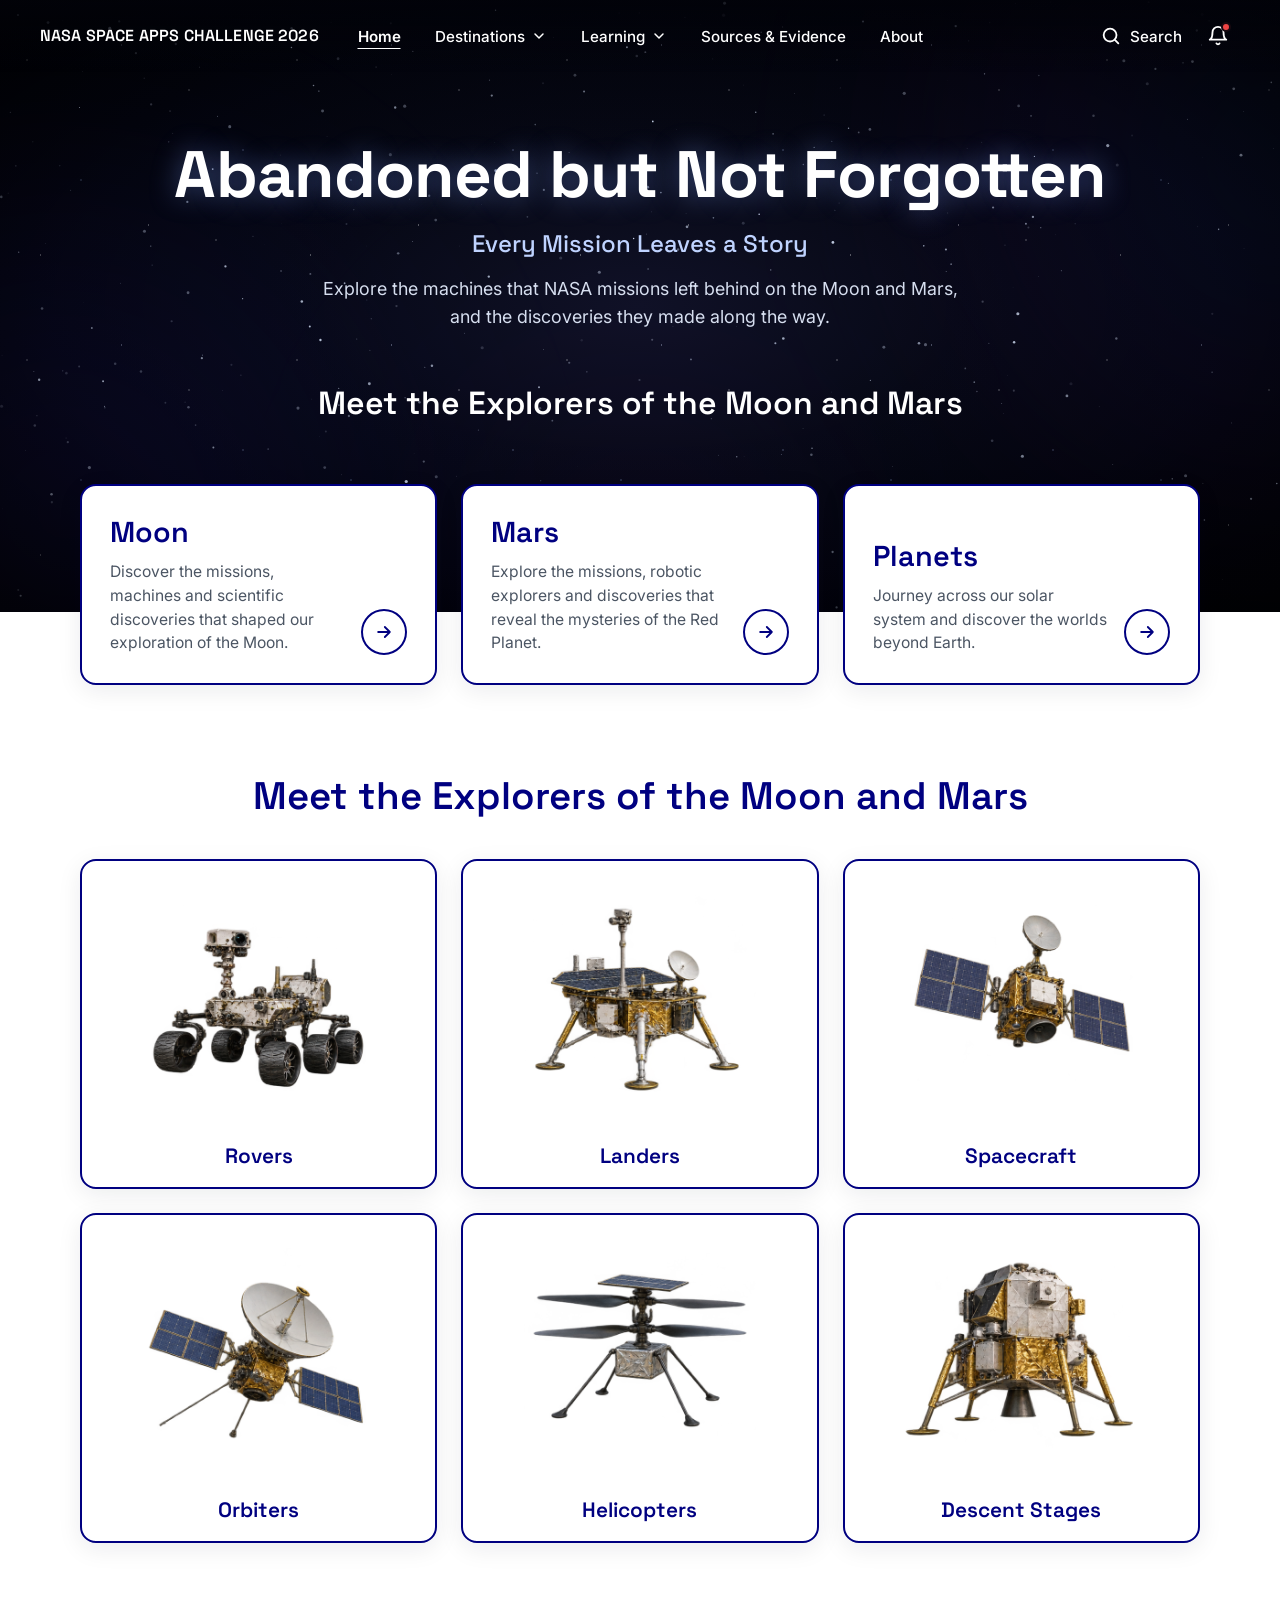
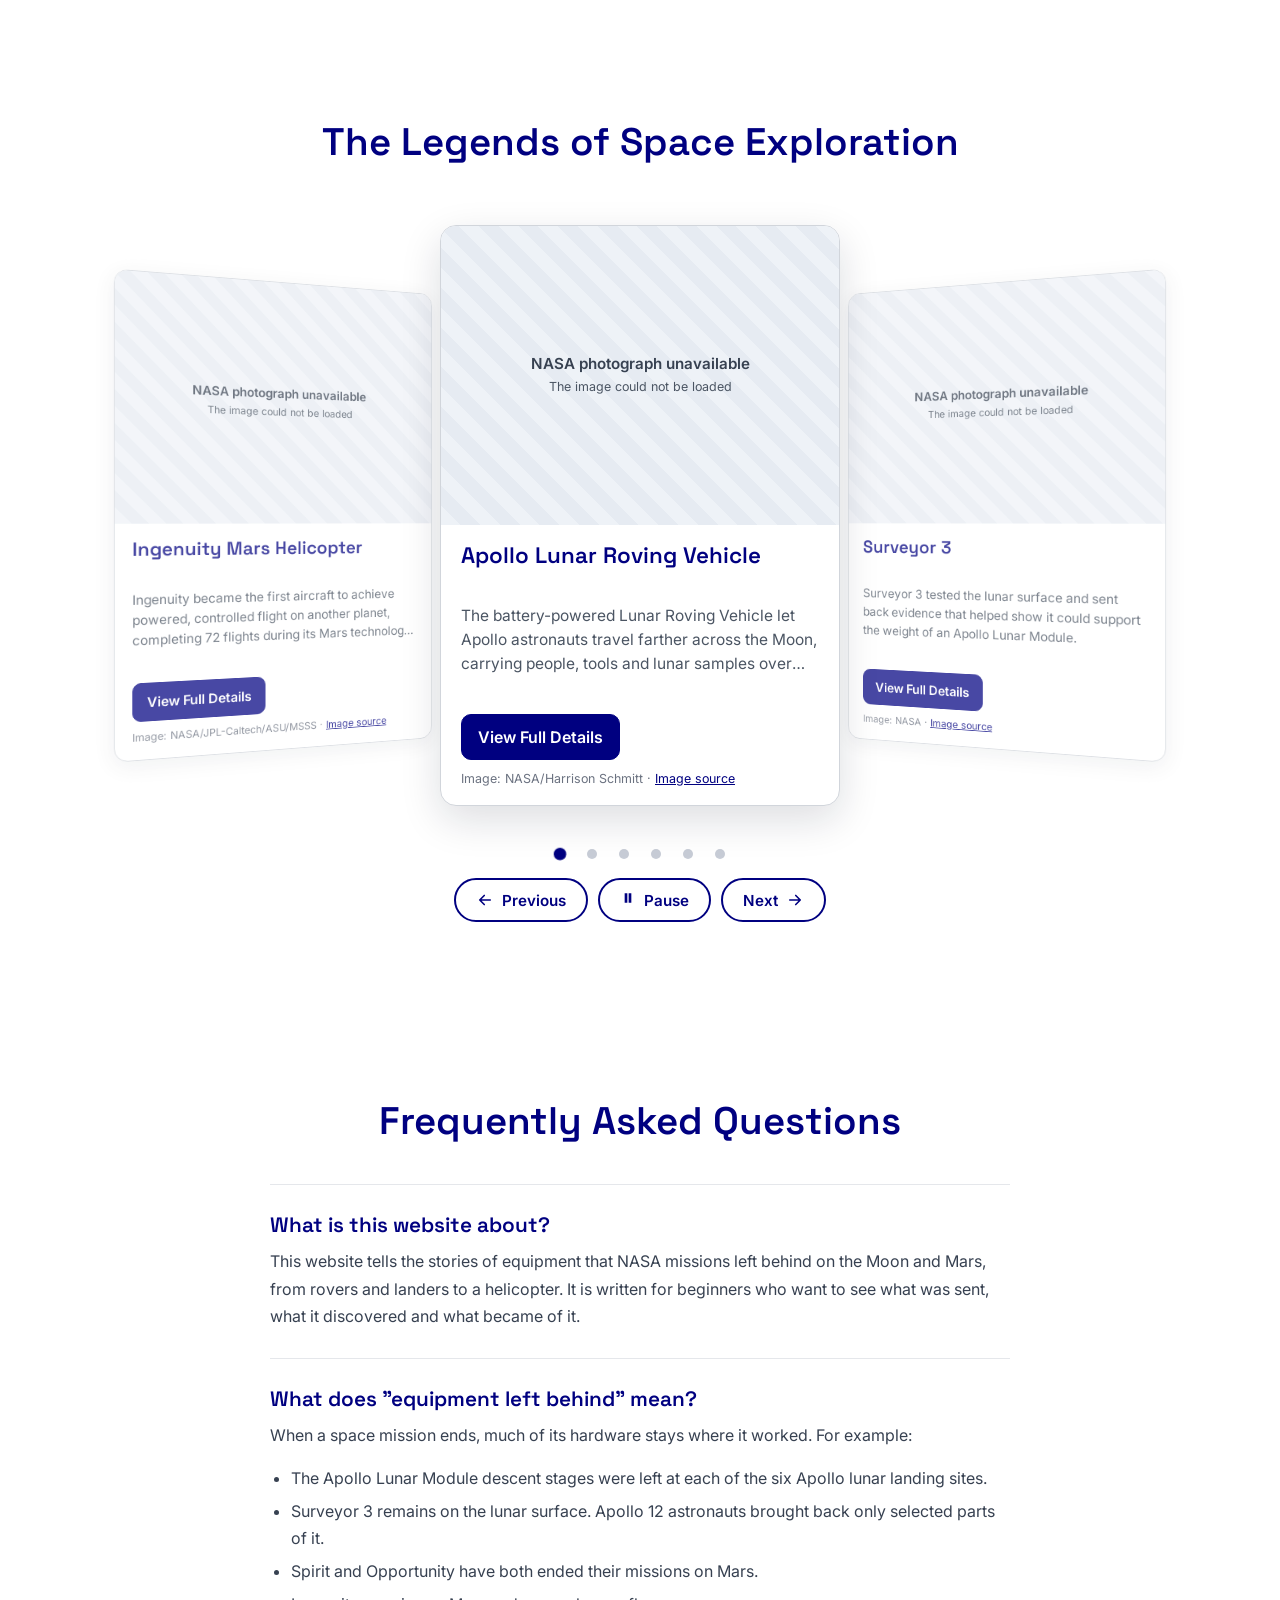
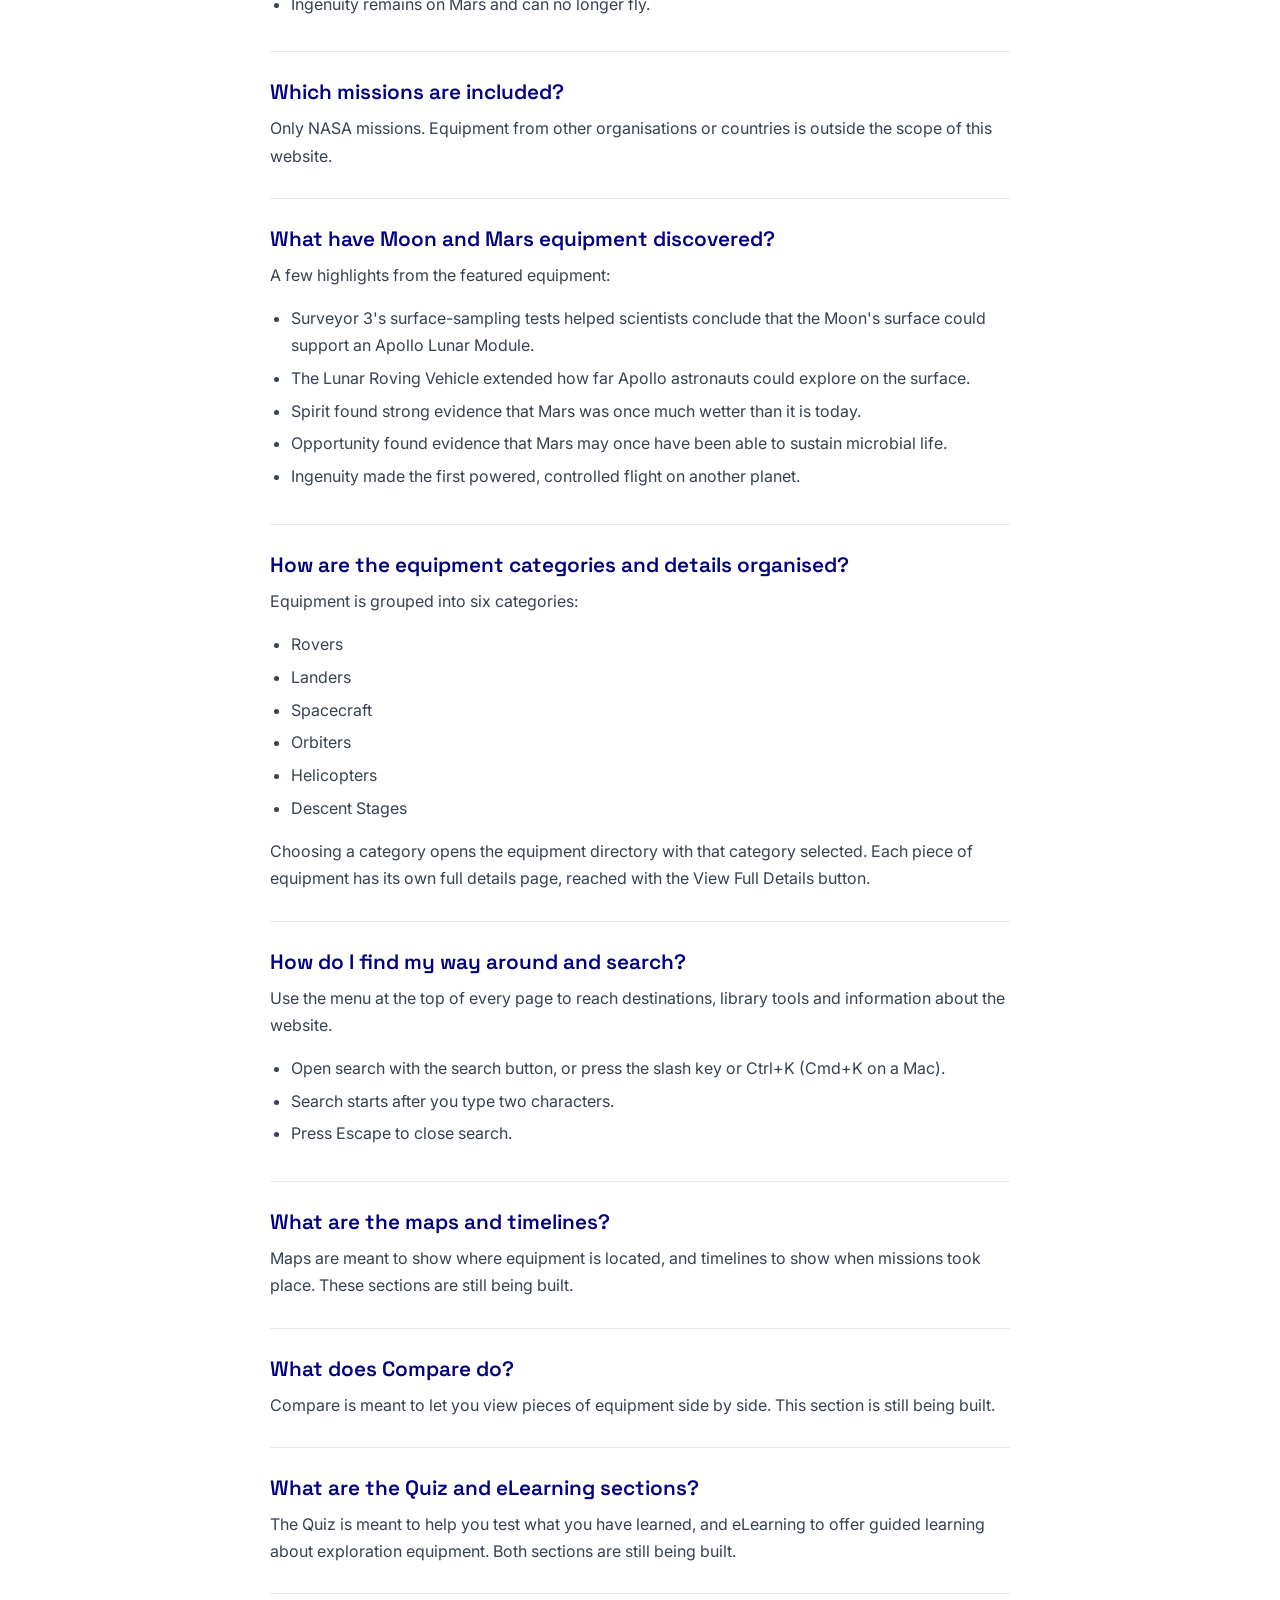
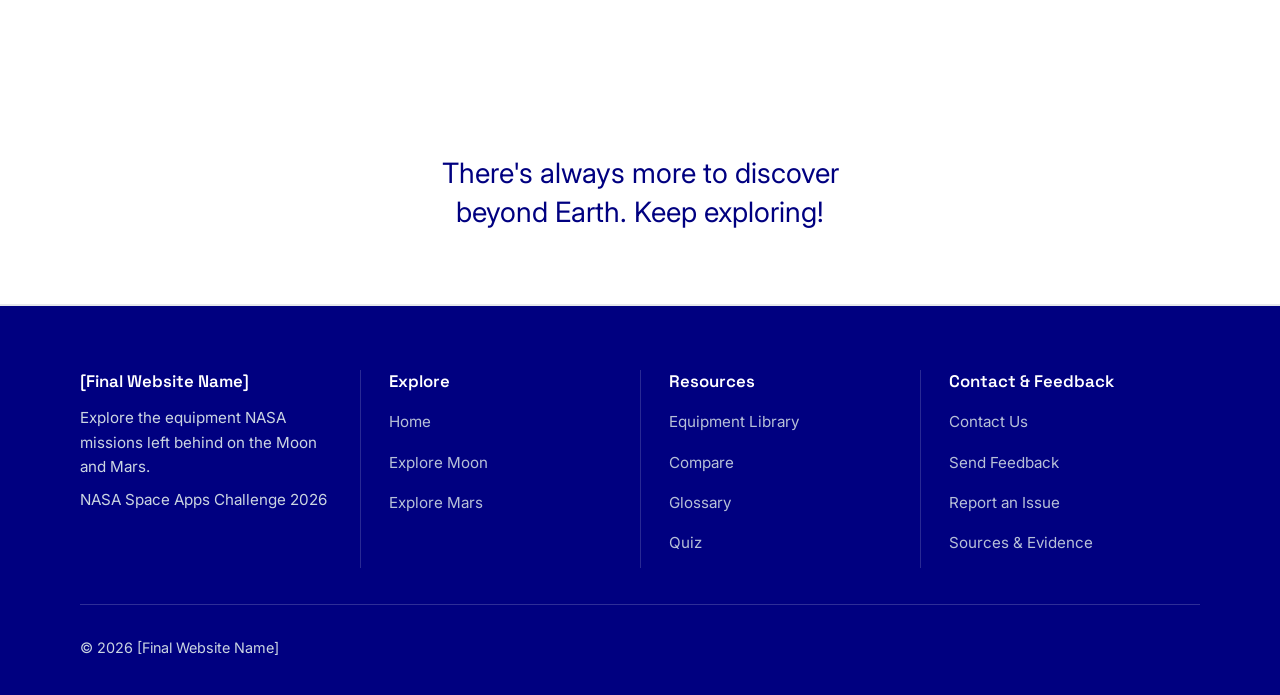
<file: index.html>
<!doctype html>
<html lang="en">
<head>
  <meta charset="utf-8">
  <meta name="viewport" content="width=device-width, initial-scale=1">
  <title>Abandoned but Not Forgotten</title>
  <meta name="description" content="Explore the equipment NASA missions left behind on the Moon and Mars.">
  <link rel="preconnect" href="https://fonts.googleapis.com">
  <link rel="preconnect" href="https://fonts.gstatic.com" crossorigin>
  <link href="https://fonts.googleapis.com/css2?family=Inter:wght@400;500;600&family=Space+Grotesk:wght@500;600;700&display=swap" rel="stylesheet">
  <link rel="stylesheet" href="css/styles.css">
</head>
<body>
  <a class="skip-link" href="#main" data-skip>Skip to main content</a>
  <header id="site-header" class="site-header is-top" data-hero="true"></header>
  <div id="drawer-root"></div>
  <div id="search-root"></div>
  <main id="main" tabindex="-1"><div id="app"></div></main>
  <footer id="site-footer" class="site-footer"></footer>
  <div class="sr-only" id="announcer" role="status" aria-live="polite"></div>
  <noscript><p style="padding:2rem">This prototype needs JavaScript.</p></noscript>
  <script type="module" src="js/main.js"></script>
</body>
</html>
</file>
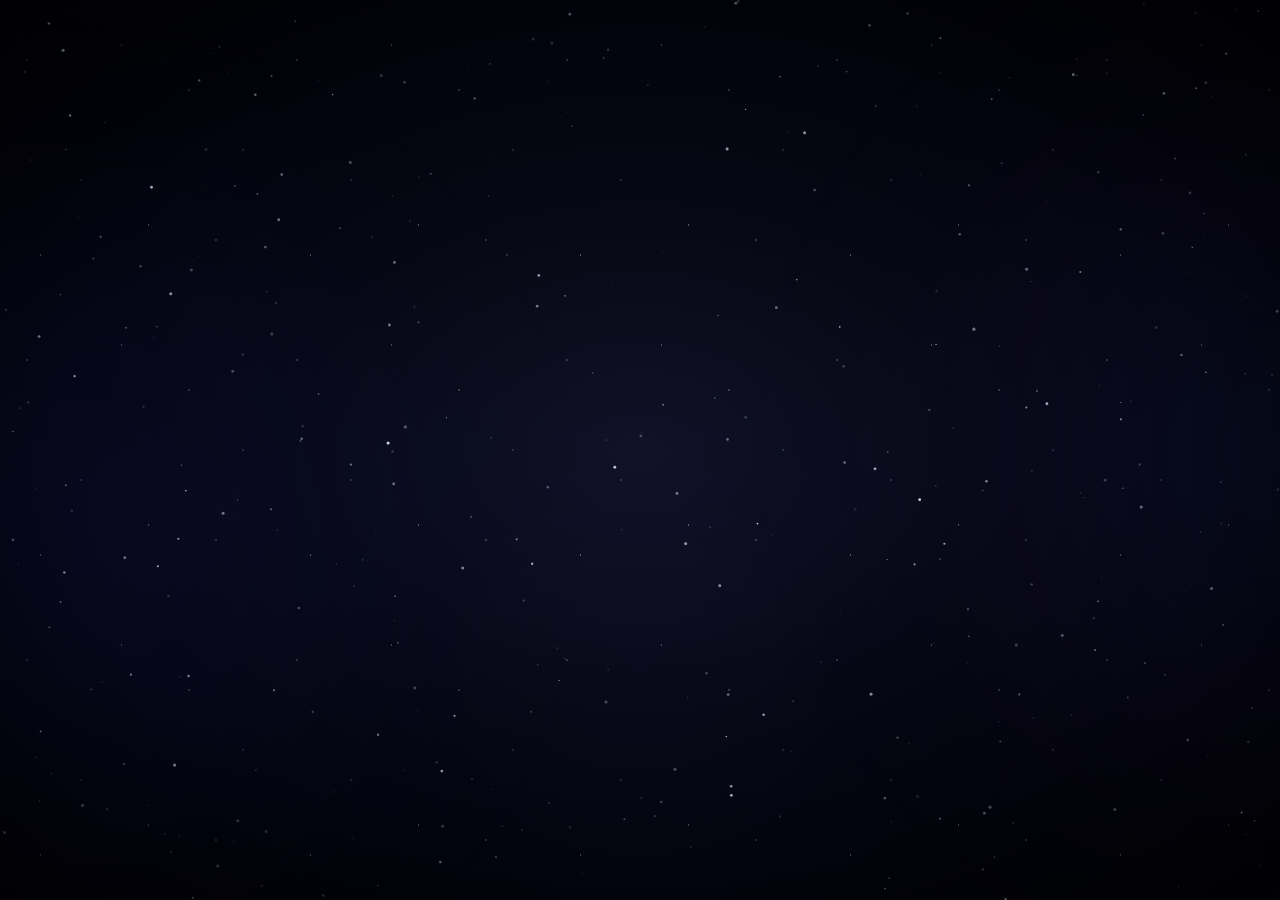
<file: assets/universe/animated-universe.html>
<!DOCTYPE html>
<html lang="en">
<head>
<meta charset="UTF-8">
<meta name="viewport" content="width=device-width, initial-scale=1">
<title>Deep Space — Animated Universe</title>
<style>
*{margin:0;padding:0;box-sizing:border-box}
html,body{width:100%;height:100%;overflow:hidden;background:#02030a;font-family:Arial,sans-serif}
.universe{position:relative;width:100%;height:100%;overflow:hidden;background:radial-gradient(ellipse at 50% 50%,#101126 0%,#070916 35%,#03040c 70%,#010208 100%)}
.nebula{position:absolute;width:85vw;height:85vw;max-width:900px;max-height:900px;border-radius:50%;filter:blur(75px);opacity:.18;animation:nebulaMove 24s ease-in-out infinite alternate}
.nebula-one{top:10%;left:-30%;background:radial-gradient(circle,#3526a6 0%,#17165b 35%,transparent 70%)}
.nebula-two{right:-35%;bottom:0;background:radial-gradient(circle,#153e87 0%,#25114c 40%,transparent 70%);animation-delay:-12s}
.nebula-three{top:35%;left:25%;width:50vw;height:50vw;background:radial-gradient(circle,#442066 0%,#161139 40%,transparent 70%);opacity:.12;animation-duration:32s}
#stars,.distant-stars,.atmosphere{position:absolute;inset:0;width:100%;height:100%}
.distant-stars{z-index:1;background-image:radial-gradient(1px 1px at 10% 20%,#fff,transparent),radial-gradient(1px 1px at 30% 60%,#a9caff,transparent),radial-gradient(1px 1px at 70% 30%,#fff,transparent),radial-gradient(1px 1px at 80% 80%,#fff,transparent),radial-gradient(1px 1px at 45% 15%,#d5dfff,transparent),radial-gradient(1px 1px at 15% 85%,#fff,transparent),radial-gradient(1px 1px at 90% 50%,#b8caff,transparent),radial-gradient(1px 1px at 55% 75%,#fff,transparent);background-size:270px 300px;opacity:.65;animation:distantDrift 100s linear infinite}
#stars{z-index:2}
.atmosphere{z-index:3;pointer-events:none;background:radial-gradient(ellipse at center,transparent 25%,rgba(0,0,8,.25) 65%,rgba(0,0,0,.7) 100%)}
.shooting-star{position:absolute;z-index:4;top:20%;left:-20%;width:140px;height:1px;opacity:0;background:linear-gradient(90deg,transparent,#9fcaff,#fff);transform:rotate(-25deg);animation:shooting 8s linear 3s infinite;box-shadow:0 0 8px #80aaff}
.shooting-star.two{top:55%;width:100px;animation-duration:10s;animation-delay:11s}
.center-content{position:absolute;z-index:5;top:50%;left:50%;width:90%;transform:translate(-50%,-50%);text-align:center;color:#fff;pointer-events:none}
.center-content h1{font-size:clamp(24px,5vw,52px);font-weight:300;letter-spacing:.18em;text-shadow:0 0 25px rgba(125,160,255,.4);animation:titleGlow 5s ease-in-out infinite alternate}
.center-content p{margin-top:16px;color:#a6b2d1;font-size:11px;letter-spacing:.35em;text-transform:uppercase}
@keyframes nebulaMove{from{transform:translate(-3%,-2%) scale(.95)}to{transform:translate(5%,4%) scale(1.12)}}
@keyframes distantDrift{to{transform:translateY(-300px)}}
@keyframes shooting{0%,75%{left:-20%;opacity:0}77%{opacity:.9}90%,100%{left:120%;opacity:0}}
@keyframes titleGlow{from{text-shadow:0 0 12px rgba(125,160,255,.2)}to{text-shadow:0 0 35px rgba(125,160,255,.7)}}
@media(max-width:600px){.nebula{filter:blur(55px)}.center-content p{font-size:9px;letter-spacing:.2em}}
@media(prefers-reduced-motion:reduce){*,*::before,*::after{animation-duration:.01ms!important;animation-iteration-count:1!important}}
</style>
</head>
<body>
<main class="universe">
  <div class="nebula nebula-one"></div>
  <div class="nebula nebula-two"></div>
  <div class="nebula nebula-three"></div>
  <div class="distant-stars"></div>
  <canvas id="stars"></canvas>
  <div class="shooting-star"></div>
  <div class="shooting-star two"></div>
  <div class="atmosphere"></div>
</main>
<script>
const canvas=document.getElementById("stars"),ctx=canvas.getContext("2d");
let stars=[],width=0,height=0;
function resizeCanvas(){
  width=innerWidth;height=innerHeight;
  const dpr=Math.min(devicePixelRatio||1,2);
  canvas.width=width*dpr;canvas.height=height*dpr;
  ctx.setTransform(dpr,0,0,dpr,0,0);
  createStars();
}
function createStars(){
  stars=Array.from({length:Math.min(450,Math.floor(width*height/1800))},()=>({
    x:Math.random()*width,y:Math.random()*height,
    radius:Math.random()*1.4+.2,alpha:Math.random()*.8+.2,
    speed:Math.random()*.012+.003,phase:Math.random()*Math.PI*2,
    drift:Math.random()*.12+.02
  }));
}
function drawStars(){
  ctx.clearRect(0,0,width,height);
  const time=performance.now()*.001;
  for(const s of stars){
    const twinkle=.35+.65*(Math.sin(time*s.speed*60+s.phase)+1)/2;
    ctx.beginPath();
    ctx.arc(s.x,s.y,s.radius,0,Math.PI*2);
    ctx.fillStyle=`rgba(220,232,255,${s.alpha*twinkle})`;
    ctx.fill();
    if((s.y+=s.drift)>height){s.y=0;s.x=Math.random()*width}
  }
  requestAnimationFrame(drawStars);
}
addEventListener("resize",resizeCanvas);
resizeCanvas();
drawStars();
</script>
</body>
</html>
</file>
<file: css/styles.css>
/* Approved visual system (HOME_SCREEN_SPECIFICATION.md §11) */
:root{
  --navy:#000080; --navy-hover:#1a1a9a; --white:#fff; --space-dark:#0B0F1A; --sky:#38BDF8; --lunar:#A1A1AA;
  --mars:#F45D37; --green:#22C55E; --mission:#F97316; --red:#EF4444; --body:#4B5563; --rv-bg:#F8FAFC;
  --line:#E5E7EB; --radius:16px; --radius-sm:10px; --shadow:0 6px 24px rgba(15,23,42,.08); --shadow-lg:0 14px 40px rgba(15,23,42,.14);
  --header-h:64px; --font-h:"Space Grotesk",system-ui,sans-serif; --font-b:"Inter",system-ui,-apple-system,"Segoe UI",sans-serif;
  --gutter:clamp(16px,4vw,40px); --max:1200px; --ease:cubic-bezier(.22,.61,.36,1);
}
@media (min-width:1080px){:root{--header-h:72px}}

*,*::before,*::after{box-sizing:border-box}
html{scroll-behavior:smooth;-webkit-text-size-adjust:100%}
html.no-scroll,html.no-scroll body{overflow:hidden}
body{margin:0;font-family:var(--font-b);font-size:1rem;line-height:1.6;color:#1F2937;background:var(--white);overflow-x:hidden}
img,svg{max-width:100%}
a{color:inherit}
h1,h2,h3{font-family:var(--font-h);color:var(--navy);margin:0;line-height:1.2}
p{margin:0 0 1em}
ul,ol{margin:0;padding:0;list-style:none}
:focus-visible{outline:3px solid #fff;outline-offset:2px;box-shadow:0 0 0 5px #000080;border-radius:6px}
.sr-only{position:absolute!important;width:1px;height:1px;margin:-1px;padding:0;overflow:hidden;clip:rect(0,0,0,0);white-space:nowrap;border:0}
.skip-link{position:fixed;left:12px;top:-60px;z-index:2000;background:var(--navy);color:#fff;padding:10px 16px;border-radius:8px;transition:top .15s}
.skip-link:focus{top:12px}
main:focus{outline:none}
.wrap{max-width:var(--max);margin:0 auto;padding:0 var(--gutter)}
.muted{color:var(--body);font-size:.95rem}
.center{text-align:center}

/* ---------- Header ---------- */
.site-header{position:fixed;inset:0 0 auto 0;z-index:1000;height:var(--header-h);background:#fff;color:var(--navy);
  box-shadow:0 1px 0 var(--line),0 4px 18px rgba(15,23,42,.06);transition:transform .32s var(--ease),background-color .32s,box-shadow .32s,color .32s}
.site-header.is-hidden{transform:translateY(-100%)}
.site-header[data-hero="true"].is-top{background:linear-gradient(180deg,rgba(2,3,10,.78) 0%,rgba(2,3,10,0) 100%);box-shadow:none;color:#fff}
.hdr-inner{height:100%;max-width:1440px;margin:0 auto;padding:0 var(--gutter);display:flex;align-items:center;justify-content:space-between;gap:12px}
.brand{font-family:var(--font-h);font-weight:600;font-size:clamp(.72rem,3.4vw,.95rem);line-height:1.15;letter-spacing:.01em;text-decoration:none;color:inherit;max-width:60vw}
@media (min-width:1080px){.hdr-inner{display:grid;grid-template-columns:1fr auto 1fr}.brand{font-size:clamp(.85rem,1.25vw,1.05rem);max-width:none;white-space:nowrap}}
.nav-desktop{display:none}
@media (min-width:1080px){.nav-desktop{display:block}}
.nav-desktop>ul{display:flex;align-items:center;gap:6px}
.nav-link{font:500 .95rem var(--font-b);color:inherit;background:none;border:0;padding:10px 14px;border-radius:999px;text-decoration:none;cursor:pointer;display:inline-flex;align-items:center;gap:6px;transition:background-color .2s,opacity .2s}
.nav-link:hover{background:rgba(127,127,170,.16)}
.nav-link[aria-current="page"]{font-weight:600;text-decoration:underline;text-underline-offset:6px}
.chev{display:inline-flex;transition:transform .2s}.dd.is-open .chev{transform:rotate(180deg)}
.dd{position:relative}
.dd-menu{position:absolute;top:calc(100% + 6px);left:50%;transform:translateX(-50%);min-width:210px;background:#fff;border:1px solid var(--line);border-radius:14px;box-shadow:var(--shadow-lg);padding:8px;color:var(--navy)}
.dd-menu a{display:block;padding:10px 14px;border-radius:10px;text-decoration:none;font-size:.95rem;font-weight:500;color:var(--navy)}
.dd-menu a:hover{background:#EEF2FF}
.hdr-actions{display:flex;align-items:center;gap:4px;justify-self:end}
.icon-btn{position:relative;display:inline-flex;align-items:center;justify-content:center;gap:8px;min-width:44px;height:44px;padding:0 10px;border:0;background:none;color:inherit;border-radius:999px;cursor:pointer;text-decoration:none;font:500 .95rem var(--font-b);transition:background-color .2s}
.icon-btn:hover{background:rgba(127,127,170,.18)}
.icon-btn:active{transform:scale(.96)}
.search-label,.bell{display:none}
.burger{display:inline-flex}
@media (min-width:1080px){.search-label{display:inline}.bell{display:inline-flex}.burger{display:none}}
.dot{position:absolute;top:8px;right:9px;width:10px;height:10px;border-radius:50%;background:var(--red);border:2px solid #fff}
.site-header[data-hero="true"].is-top .dot{border-color:rgba(2,3,10,.9)}
.dot[hidden]{display:none}
.dot.inline{position:static;display:inline-block;margin-left:10px;border-color:#fff;vertical-align:middle}

/* ---------- Drawer ---------- */
.drawer{position:fixed;inset:0;z-index:1100}
.drawer[hidden]{display:none}
.drawer-backdrop{position:absolute;inset:0;background:rgba(2,3,10,.55);opacity:0;transition:opacity .25s}
.drawer-panel{position:absolute;top:0;right:0;bottom:0;width:min(88vw,360px);background:#fff;color:var(--navy);transform:translateX(100%);transition:transform .26s var(--ease);display:flex;flex-direction:column;overflow-y:auto;box-shadow:-10px 0 40px rgba(0,0,0,.25)}
.drawer.is-open .drawer-backdrop{opacity:1}.drawer.is-open .drawer-panel{transform:none}
.drawer-head{display:flex;align-items:center;justify-content:space-between;padding:10px 12px 10px 20px;border-bottom:1px solid var(--line)}
.drawer-title{font:600 1.1rem var(--font-h)}
.drawer-list{padding:8px 12px 24px}
.drawer-link{display:flex;width:100%;align-items:center;justify-content:space-between;min-height:48px;padding:10px 12px;border:0;background:none;color:var(--navy);font:500 1.02rem var(--font-b);text-align:left;text-decoration:none;border-radius:10px;cursor:pointer}
.drawer-link:hover{background:#EEF2FF}
.drawer-link.sub{padding-left:28px;font-weight:400}
.drawer-acc.is-open .chev{transform:rotate(180deg)}
.drawer-sub{padding-bottom:4px}.drawer-sub[hidden]{display:none}

/* ---------- Search overlay ---------- */
.search-overlay{position:fixed;inset:0;z-index:1200;display:flex;align-items:flex-start;justify-content:center;padding:clamp(12px,10vh,96px) 12px 12px;opacity:0;transition:opacity .2s linear}
.search-overlay[hidden]{display:none}
.search-overlay.is-open{opacity:1}
.search-backdrop{position:absolute;inset:0;background:rgba(2,3,10,.55);backdrop-filter:blur(6px);-webkit-backdrop-filter:blur(6px)}
.search-panel{position:relative;width:min(680px,100%);max-height:min(78vh,640px);display:flex;flex-direction:column;background:#fff;border-radius:20px;box-shadow:0 24px 70px rgba(0,0,0,.4);overflow:hidden}
.search-top{display:flex;align-items:center;gap:8px;padding:14px 14px 14px 18px;border-bottom:1px solid var(--line)}
.search-ico{color:var(--navy);display:inline-flex}
#search-input{flex:1;min-width:0;border:0;outline:0;font:400 1.1rem var(--font-b);color:#111827;background:none;padding:8px 4px;height:44px}
#search-input:focus-visible{outline:3px solid #fff;outline-offset:2px;box-shadow:0 0 0 5px #000080;border-radius:4px}
.search-top:focus-within{box-shadow:inset 0 -2px 0 var(--navy)}
.search-clear{border:0;background:#EEF2FF;color:var(--navy);width:30px;height:30px;border-radius:50%;font-size:1.3rem;line-height:1;cursor:pointer}
.search-clear[hidden]{display:none}
.search-esc{display:inline-flex;align-items:center;gap:6px;border:1px solid var(--line);background:#fff;color:var(--navy);height:38px;padding:0 10px;border-radius:10px;cursor:pointer;font:500 .8rem var(--font-b)}
.esc-hint{display:none}
@media (min-width:700px){.esc-hint{display:inline}}
.offline-label{margin:0;padding:6px 18px;background:#FFF7ED;color:#9A3412;font-size:.85rem;font-weight:600;border-bottom:1px solid #FED7AA}
.offline-label[hidden]{display:none}
.search-body{overflow-y:auto;padding:12px 8px 16px;flex:1;min-height:120px}
.sugg{padding:6px 12px 10px}
.sugg-head{display:flex;justify-content:space-between;align-items:center;margin-bottom:6px}
.sugg h3{font:600 .9rem var(--font-h);text-transform:uppercase;letter-spacing:.06em;color:var(--body)}
.link-btn{background:none;border:0;color:var(--navy);font:600 .9rem var(--font-b);cursor:pointer;text-decoration:underline;padding:6px}
.link-btn[hidden]{display:none}
.sugg-list{display:flex;flex-wrap:wrap;gap:8px}
.sugg-item{border:1px solid var(--line);background:#fff;color:var(--navy);padding:8px 14px;border-radius:999px;font:500 .92rem var(--font-b);cursor:pointer}
.sugg-item:hover{background:#EEF2FF}
.results{max-height:calc(5 * 78px);overflow-y:auto}  /* ~5 results visible, scroll for more */
.result{display:block;padding:12px 14px;border-radius:12px;text-decoration:none;min-height:70px}
.result:hover,.result:focus-visible{background:#EEF2FF}
.r-top{display:flex;align-items:center;justify-content:space-between;gap:10px}
.r-title{font:600 1rem var(--font-b);color:#111827;overflow:hidden;text-overflow:ellipsis;white-space:nowrap}
.r-type{flex:none;font:600 .72rem var(--font-b);color:var(--navy);background:#EEF2FF;border-radius:999px;padding:3px 9px}
.r-desc{display:block;color:var(--body);font-size:.9rem;overflow:hidden;text-overflow:ellipsis;white-space:nowrap}
mark{background:none;color:var(--navy);font-weight:700;text-decoration:underline;text-underline-offset:2px}
.search-error{text-align:center;padding:24px}

/* ---------- Buttons / shared ---------- */
.btn-primary{position:relative;display:inline-flex;align-items:center;justify-content:center;gap:10px;background:var(--navy);color:#fff;border:0;border-radius:12px;padding:12px 22px;min-height:46px;font:600 1rem var(--font-b);cursor:pointer;text-decoration:none;transition:background-color .2s,transform .12s}
.btn-primary:hover{background:var(--navy-hover)}
.btn-primary:active{transform:scale(.97)}
.btn-primary[aria-disabled="true"]{pointer-events:none;opacity:.9}
.spinner{display:none;width:16px;height:16px;border:2px solid rgba(255,255,255,.4);border-top-color:#fff;border-radius:50%}
.btn-primary.is-loading .spinner{display:inline-block;animation:spin .7s linear infinite,spinIn 0s linear .25s backwards}
@keyframes spin{to{transform:rotate(360deg)}}
@keyframes spinIn{from{opacity:0}to{opacity:1}}
.btn-outline{display:inline-flex;align-items:center;border:2px solid var(--navy);color:var(--navy);background:#fff;border-radius:12px;padding:8px 18px;min-height:44px;font:600 .95rem var(--font-b);text-decoration:none;cursor:pointer;margin:0 8px 8px 0}
.btn-outline:hover{background:#EEF2FF}
.h2{text-wrap:balance;font-size:clamp(1.6rem,3.4vw,2.4rem);font-weight:600;text-align:center;margin-bottom:clamp(24px,4vw,40px)}
.h3{font-size:1.25rem;font-weight:600}
.section{padding:clamp(48px,7vw,88px) 0}
.reveal{opacity:0;transform:translateY(18px);transition:opacity .45s var(--ease),transform .45s var(--ease);transition-delay:calc(var(--i,0)*90ms)}
.reveal.in{opacity:1;transform:none}
.state-msg{padding:32px;text-align:center;color:var(--body)}

/* media */
.media{margin:0;aspect-ratio:4/3;background:#EEF2F7;border-radius:12px 12px 0 0;overflow:hidden;display:flex;align-items:center;justify-content:center}
.media img{width:100%;height:100%;object-fit:contain;display:block}
.media-ph{width:100%;height:100%;display:flex;flex-direction:column;align-items:center;justify-content:center;gap:4px;text-align:center;padding:16px;background:repeating-linear-gradient(45deg,#EEF2F7,#EEF2F7 14px,#E6EBF2 14px,#E6EBF2 28px);color:#374151}
.media-ph-title{font:600 .95rem var(--font-b)}.media-ph-note{font-size:.78rem;color:#4B5563}
.credit{margin:10px 0 0;font-size:.78rem;color:#6B7280;line-height:1.4}
.credit a{color:var(--navy)}
.testbed{display:block;margin-top:4px;font-weight:600;color:#7C2D12}
.img-note{font-size:.9rem;color:var(--body)}
.media.is-loading{background:linear-gradient(90deg,#EEF2F7 25%,#F8FAFC 50%,#EEF2F7 75%);background-size:200% 100%;animation:shimmer 1.4s linear infinite}
@keyframes shimmer{to{background-position:-200% 0}}

/* ---------- Hero ---------- */
.hero{position:relative;color:#fff;background:var(--space-dark)}
.hero-bg{position:absolute;inset:0 0 0 0;overflow:hidden}
.hero-bg iframe{position:absolute;inset:0;width:100%;height:100%;border:0;display:block;pointer-events:none}
.hero-content{position:relative;z-index:2;text-align:center;padding-top:calc(var(--header-h) + clamp(32px,7vh,72px));padding-bottom:clamp(140px,22vw,190px);min-height:clamp(540px,64vh,700px);display:flex;flex-direction:column;align-items:center;justify-content:center}
.hero-title{color:#fff;font-size:clamp(2.1rem,6vw,4.1rem);font-weight:700;letter-spacing:-.01em;text-shadow:0 0 28px rgba(125,160,255,.45)}
.hero-sub{margin:14px 0 0;font:500 clamp(1.05rem,2.4vw,1.5rem) var(--font-h);color:#BFD3FF}
.hero-desc{margin:16px auto 0;max-width:640px;color:#D6DEEF;font-size:clamp(.98rem,1.6vw,1.12rem)}
.hero-h2{color:#fff;font-size:clamp(1.35rem,3vw,2rem);font-weight:600;margin-top:clamp(28px,5vw,52px)}

/* ---------- Explore cards (overlap the dark → white transition) ---------- */
.explore{position:relative;z-index:3;margin-top:calc(-1 * clamp(96px,15vw,128px))}
.explore-grid{display:grid;gap:clamp(14px,2vw,24px);grid-template-columns:1fr}
@media (min-width:600px){.explore-grid{grid-template-columns:repeat(2,1fr)}}
@media (min-width:1024px){.explore-grid{grid-template-columns:repeat(3,1fr)}}
.explore-grid>li,.cat-grid>li{display:flex}
.explore-card{flex:1;display:flex;align-items:flex-end;justify-content:space-between;gap:16px;background:#fff;border:2px solid var(--navy);border-radius:var(--radius);padding:clamp(20px,2.4vw,28px);text-decoration:none;color:var(--navy);box-shadow:var(--shadow);min-height:190px;transition:transform .25s var(--ease),box-shadow .25s}
.explore-card:hover{transform:translateY(-6px);box-shadow:var(--shadow-lg)}
.explore-card:active{transform:translateY(-1px) scale(.99)}
.ec-text{display:flex;flex-direction:column;gap:10px}
.ec-title{font:600 clamp(1.4rem,2.4vw,1.8rem) var(--font-h)}
.ec-desc{font-size:.98rem;color:var(--body);line-height:1.5}
.ec-go{flex:none;width:46px;height:46px;border-radius:50%;border:2px solid var(--navy);display:inline-flex;align-items:center;justify-content:center;transition:background-color .2s,color .2s}
.explore-card:hover .ec-go{background:var(--navy);color:#fff}

/* ---------- Categories ---------- */
.cat-grid{display:grid;gap:clamp(14px,2vw,24px);grid-template-columns:repeat(2,1fr)}
@media (max-width:379px){.cat-grid{grid-template-columns:1fr}}
@media (min-width:1024px){.cat-grid{grid-template-columns:repeat(3,1fr)}}
.cat-card{flex:1;display:flex;flex-direction:column;background:#fff;border:2px solid var(--navy);border-radius:var(--radius);padding:12px 12px 18px;text-decoration:none;color:var(--navy);box-shadow:var(--shadow);transition:transform .25s var(--ease),box-shadow .25s}
.cat-card:hover{transform:translateY(-5px);box-shadow:var(--shadow-lg)}.cat-card:active{transform:scale(.98)}
/* category artwork: transparent PNG, whole object visible, consistent box */
.cat-img{aspect-ratio:4/3;display:flex;align-items:center;justify-content:center}
.cat-img img{width:100%;height:100%;object-fit:contain;display:block}
.cat-name{margin-top:14px;text-align:center;font:600 clamp(1.05rem,2vw,1.3rem) var(--font-h)}

/* ---------- Featured coverflow ---------- */
.featured{background:#fff;overflow-x:clip}
.cf{--card-w:min(84vw,360px);--shift:calc(var(--card-w)*.8)}
@media (min-width:700px){.cf{--card-w:clamp(300px,34vw,400px);--shift:calc(var(--card-w)*.98)}}
.cf-stage{display:grid;justify-items:center;perspective:1500px;padding:20px 0 28px;overflow-x:clip;touch-action:pan-y;-webkit-user-select:none;user-select:none}
.cf-card{grid-area:1/1;width:var(--card-w);display:flex;flex-direction:column;background:#fff;border:1px solid #D1D5DB;border-radius:var(--radius);box-shadow:var(--shadow);overflow:hidden;
  transition:transform 700ms var(--ease),opacity 700ms var(--ease),visibility 0s linear 0s;will-change:transform}
.cf-card[data-pos="0"]{transform:translateZ(0) scale(1);opacity:1;z-index:3;box-shadow:var(--shadow-lg)}
.cf-card[data-pos="-1"]{transform:translateX(calc(-1*var(--shift))) translateZ(-140px) rotateY(30deg) scale(.88);opacity:.72;z-index:2;cursor:pointer}
.cf-card[data-pos="1"]{transform:translateX(var(--shift)) translateZ(-140px) rotateY(-30deg) scale(.88);opacity:.72;z-index:2;cursor:pointer}
.cf-card[data-pos="hidden-l"]{transform:translateX(calc(-1.6*var(--shift))) translateZ(-300px) rotateY(40deg) scale(.7);opacity:0;visibility:hidden;z-index:1;pointer-events:none;transition:transform 700ms var(--ease),opacity 700ms var(--ease),visibility 0s linear 700ms}
.cf-card[data-pos="hidden-r"]{transform:translateX(calc(1.6*var(--shift))) translateZ(-300px) rotateY(-40deg) scale(.7);opacity:0;visibility:hidden;z-index:1;pointer-events:none;transition:transform 700ms var(--ease),opacity 700ms var(--ease),visibility 0s linear 700ms}
.cf-card:not([data-pos="0"]) .cf-body{pointer-events:none}
.cf-body{display:flex;flex-direction:column;align-items:flex-start;text-align:left;padding:18px 20px 18px;flex:1}
.cf-name{font-size:clamp(1.15rem,1.9vw,1.4rem);font-weight:600;min-height:2.4em;display:flex;align-items:flex-start}
.cf-desc{margin:8px 0 16px;color:var(--body);font-size:.97rem;line-height:1.55;display:-webkit-box;-webkit-line-clamp:3;line-clamp:3;-webkit-box-orient:vertical;overflow:hidden;min-height:4.65em}
.cf-body .btn-primary{margin-top:auto}
.cf-dots{display:flex;justify-content:center;gap:4px;margin-top:6px}
.cf-dot{width:28px;height:28px;border:0;background:none;padding:0;cursor:pointer;display:inline-flex;align-items:center;justify-content:center}
.cf-dot::before{content:"";width:10px;height:10px;border-radius:50%;background:#C7CCD6;transition:background-color .2s,transform .2s}
.cf-dot.is-active::before{background:var(--navy);transform:scale(1.25)}
.cf-controls{display:flex;justify-content:center;flex-wrap:wrap;gap:10px;margin-top:10px}
.pill{display:inline-flex;align-items:center;gap:8px;min-height:44px;padding:0 20px;border-radius:999px;border:2px solid var(--navy);background:#fff;color:var(--navy);font:600 .95rem var(--font-b);cursor:pointer;transition:background-color .2s,color .2s,transform .12s}
.pill:hover{background:var(--navy);color:#fff}.pill:active{transform:scale(.96)}

/* ---------- Recently viewed ---------- */
.recent{background:var(--rv-bg)}
.rv-grid{display:grid;gap:clamp(14px,2vw,24px);grid-template-columns:1fr}
@media (min-width:600px){.rv-grid{grid-template-columns:repeat(2,1fr)}}
@media (min-width:900px){.rv-grid{grid-template-columns:repeat(3,1fr)}}
@media (min-width:1200px){.rv-grid{grid-template-columns:repeat(4,1fr)}}
.rv-grid>li{display:flex}
.rv-card{flex:1;display:flex;flex-direction:column;background:#fff;border:1.5px solid var(--navy);border-radius:var(--radius);overflow:hidden;text-decoration:none;box-shadow:var(--shadow);transition:transform .25s var(--ease),box-shadow .25s}
.rv-card:hover{transform:translateY(-5px);box-shadow:var(--shadow-lg)}.rv-card:active{transform:scale(.99)}
.rv-body{padding:14px 16px 16px}
.rv-name{font-size:1.1rem;font-weight:600}
.rv-desc{margin:6px 0 0;color:var(--body);font-size:.93rem;display:-webkit-box;-webkit-line-clamp:3;line-clamp:3;-webkit-box-orient:vertical;overflow:hidden}

/* ---------- FAQ ---------- */
.faq-wrap{max-width:820px;margin:0 auto;padding:0 var(--gutter)}
.faq-item{padding:clamp(20px,3vw,28px) 0;border-top:1px solid var(--line)}
.faq-item:last-child{border-bottom:1px solid var(--line)}
.faq-q{font-size:clamp(1.1rem,2vw,1.3rem);font-weight:600;margin-bottom:10px}
.faq-a{color:#374151;line-height:1.7}
.faq-a ul{list-style:disc;padding-left:1.3em;margin:0 0 1em}.faq-a li{margin-bottom:.35em}
.faq-a p:last-child,.faq-a ul:last-child{margin-bottom:0}

/* ---------- Closing ---------- */
.closing-sec{padding:clamp(40px,6vw,72px) var(--gutter);border-bottom:2px solid var(--line)}
.closing{max-width:760px;margin:0 auto;text-align:center;text-wrap:balance;font:400 clamp(1.2rem,2.6vw,1.75rem)/1.4 var(--font-b);color:var(--navy)}

/* ---------- Footer ---------- */
.site-footer{background:var(--navy);color:#CBD5E1}
.foot-wrap{max-width:var(--max);margin:0 auto;padding:clamp(40px,6vw,64px) var(--gutter) 24px}
.foot-grid{display:grid;grid-template-columns:1fr;gap:32px}
@media (min-width:600px){.foot-grid{grid-template-columns:repeat(2,1fr)}}
@media (min-width:1024px){.foot-grid{grid-template-columns:repeat(4,1fr);gap:0}.foot-col{padding:0 28px;border-left:1px solid rgba(255,255,255,.16)}.foot-col:first-child{padding-left:0;border-left:0}}
.foot-h{font:600 1.05rem var(--font-h);color:#fff;margin-bottom:14px}
.foot-p{margin:0 0 .6em;font-size:.95rem}
.foot-col li{margin-bottom:8px}
.foot-col a{color:#CBD5E1;text-decoration:none;font-size:.95rem;display:inline-block;padding:4px 0;opacity:.9;transition:opacity .2s,color .2s}
.foot-col a:hover{color:#fff;opacity:1;text-decoration:underline}
.foot-col a:focus-visible,.to-top:focus-visible{outline-color:#fff}
.foot-bottom{display:flex;align-items:center;justify-content:space-between;gap:12px;margin-top:36px;padding-top:20px;border-top:1px solid rgba(255,255,255,.18);min-height:64px}
.copy{margin:0;font-size:.9rem}
.to-top{width:46px;height:46px;border-radius:50%;border:2px solid #fff;background:transparent;color:#fff;display:inline-flex;align-items:center;justify-content:center;cursor:pointer;transition:background-color .2s,color .2s}
.to-top:hover{background:#fff;color:var(--navy)}.to-top:active{transform:scale(.94)}
.to-top[hidden]{display:inline-flex;visibility:hidden}  /* keeps row height stable */

/* ---------- Other pages ---------- */
.page{padding:calc(var(--header-h) + 40px) 0 72px;min-height:70vh}
.page-wrap{max-width:860px;margin:0 auto;padding:0 var(--gutter)}
.page-h1{font-size:clamp(1.8rem,4vw,2.6rem);margin:8px 0 18px}.page-h1:focus{outline:none}
.badge-ph{display:inline-block;margin:0 0 6px;padding:4px 12px;border-radius:999px;background:#FFF7ED;color:#9A3412;border:1px solid #FED7AA;font:600 .78rem var(--font-b);text-transform:uppercase;letter-spacing:.05em}
.filters{display:flex;flex-wrap:wrap;gap:8px;align-items:center;margin:8px 0 20px}
.chip{min-height:40px;padding:0 16px;border-radius:999px;border:1.5px solid var(--navy);background:#fff;color:var(--navy);font:600 .92rem var(--font-b);cursor:pointer}
.chip[aria-pressed="true"]{background:var(--navy);color:#fff}
.dir-list{display:grid;gap:10px}
.dir-item{display:flex;flex-direction:column;gap:2px;padding:14px 16px;border:1px solid var(--line);border-radius:12px;text-decoration:none;color:var(--navy);background:#fff}
.dir-item:hover{background:#EEF2FF}.dir-item span{color:var(--body);font-size:.9rem}
.detail-media{max-width:460px;margin-bottom:18px;border:1px solid var(--line);border-radius:12px;overflow:hidden}.detail-media .credit{padding:0 12px 10px}
.src-list{list-style:disc;padding-left:1.3em;margin:8px 0 16px}.src-list a{color:var(--navy)}
.src-block{padding:16px 0;border-top:1px solid var(--line)}
.upd-list{display:grid;gap:16px;margin-top:16px}
.upd{padding:20px;border:1px solid var(--line);border-radius:14px;background:#fff;min-height:150px}
.upd-meta{display:flex;gap:8px;align-items:center;margin-bottom:8px;color:var(--body);font-size:.88rem}
.tag{font:700 .7rem var(--font-b);letter-spacing:.06em;padding:3px 9px;border-radius:999px}
.tag-new{background:#DCFCE7;color:#166534}.tag-ann{background:#FFEDD5;color:#9A3412}

/* ---------- Reduced motion ---------- */
@media (prefers-reduced-motion:reduce){
  html{scroll-behavior:auto}
  *,*::before,*::after{animation-duration:.01ms!important;animation-iteration-count:1!important;transition-duration:.01ms!important;transition-delay:0s!important}
  .reveal{opacity:1;transform:none}
  .cf-card{transition:none!important}
}


/* Expanded Library + About screens */
.abnf-extra{max-width:1120px}.extra-crumb{font-size:.86rem;color:#667085;margin:0 0 1rem}.extra-crumb a{color:#000080}.extra-intro{max-width:800px;margin:0 0 2rem}.extra-kicker{font-size:.72rem;letter-spacing:.16em;font-weight:700;color:#5d6b9a}.extra-intro .page-h1{margin:.25rem 0 .7rem}.extra-intro>p:last-child{color:#596579;line-height:1.7;font-size:1.04rem}.extra-panel,.extra-card,.gloss-card,.source-card{background:#fff;border:1px solid #e1e6ef;border-radius:16px;padding:1.25rem;margin:1rem 0;box-shadow:0 8px 24px rgba(15,30,70,.045)}.extra-panel h2,.extra-card h2{font-family:'Space Grotesk',sans-serif;color:#111a38;margin:.1rem 0 .8rem}.extra-panel p,.extra-card p,.gloss-card p,.source-card p{line-height:1.65;color:#4e596b}.extra-grid{display:grid;grid-template-columns:repeat(2,minmax(0,1fr));gap:1rem}.extra-selects{display:grid;grid-template-columns:repeat(2,minmax(0,1fr));gap:1rem}.extra-selects label,.quiz-start label{display:grid;gap:.45rem;font-weight:650}.extra-selects select,.quiz-start select,.gloss-search-row input,.gloss-search-row select{width:100%;min-height:46px;padding:.7rem .85rem;border:1px solid #cbd3e1;border-radius:10px;background:#fff;color:#17213b}.table-scroll{overflow-x:auto}.extra-table{width:100%;border-collapse:collapse;min-width:620px}.extra-table th,.extra-table td{padding:.85rem;text-align:left;border-bottom:1px solid #e6eaf1;vertical-align:top}.extra-table thead th{background:#f2f4fa;color:#15204a}.extra-table tr.is-same td{background:#f0f8f3}.extra-table tr.is-different td{background:#fffaf0}.extra-note,.extra-source{font-size:.86rem;color:#697386}.gloss-search-row{position:relative;display:flex;gap:.65rem;align-items:center;margin:1rem 0}.gloss-search-row input{flex:1}.gloss-pop{position:absolute;right:0;top:calc(100% + 8px);z-index:5;width:min(320px,90vw);padding:1rem;background:white;border:1px solid #dce2ed;border-radius:14px;box-shadow:0 16px 40px #11182722}.check-line{display:block;padding:.45rem 0}.az-row{display:flex;flex-wrap:wrap;gap:.35rem;margin:1rem 0}.chip{border:1px solid #d7deeb;background:#fff;border-radius:8px;padding:.45rem .62rem;cursor:pointer}.chip[aria-pressed=true]{background:#000080;color:white;border-color:#000080}.gloss-list,.source-list{display:grid;gap:.65rem}.gloss-card{margin:0}.gloss-card h2,.source-card h2{font-size:1.15rem;margin:.15rem 0 .5rem}.extra-tag{display:inline-block;border-radius:99px;background:#edf0ff;color:#17266b;padding:.2rem .55rem;font-size:.75rem;font-weight:650}.status-review{background:#fff2dc;color:#76500b}.extra-simple{background:#f7f8fc;padding:.65rem .8rem;border-radius:8px}.source-card{display:flex;justify-content:space-between;align-items:center;gap:1rem}.source-card .btn-outline{white-space:nowrap}.quiz-start{max-width:700px}.quiz-progress{display:flex;justify-content:space-between;color:#64708a;font-size:.9rem;margin-bottom:1rem}.quiz-options{display:grid;gap:.65rem;margin:1rem 0}.quiz-option{width:100%;text-align:left;padding:1rem;border:1px solid #cfd6e3;background:white;border-radius:12px;cursor:pointer;color:#17213b}.quiz-option:hover:not(:disabled){border-color:#000080}.quiz-option:disabled{cursor:default}.quiz-option.is-correct{border:2px solid #16834a;background:#f0faf4}.quiz-option.is-wrong{border:2px solid #c63b3b;background:#fff4f4}.quiz-feedback{margin:1rem 0;padding:1rem;border-radius:12px;background:#f2f5fb;border-left:4px solid #000080}.quiz-score{font-size:2rem;font-weight:750;color:#000080}.btn-primary,.btn-outline{display:inline-flex;align-items:center;justify-content:center;border-radius:10px;padding:.7rem 1rem;text-decoration:none;cursor:pointer}.btn-primary{background:#000080;color:#fff;border:1px solid #000080}.btn-outline{background:white;color:#000080;border:1px solid #000080}.link-btn{background:none;border:0;color:#000080;text-decoration:underline;cursor:pointer;padding:.6rem 0}
@media(max-width:700px){.extra-grid,.extra-selects{grid-template-columns:1fr}.source-card{align-items:flex-start;flex-direction:column}.gloss-search-row{flex-wrap:wrap}.gloss-search-row input{flex-basis:100%}.extra-panel,.extra-card,.gloss-card,.source-card{padding:1rem}.extra-table{font-size:.88rem}}

/* Retrace canonical test screens — additive styles; Home styles remain untouched. */
.retrace-page{max-width:1240px}.rt-kicker{font-size:.75rem;letter-spacing:.12em;font-weight:700;color:var(--muted,#667085);margin:0 0 .65rem}.rt-lead{max-width:850px;font-size:1.08rem;line-height:1.7;color:var(--muted,#667085)}.rt-section{margin:2.5rem 0;padding-top:1.25rem;border-top:1px solid var(--line,#d9dee7)}.rt-section h2{font-size:1.45rem;margin:0 0 1rem}.rt-grid{display:grid;grid-template-columns:repeat(3,minmax(0,1fr));gap:1.25rem}.rt-card{border:1px solid var(--line,#d9dee7);border-radius:14px;overflow:hidden;background:var(--surface,#fff);min-width:0}.rt-card-link{color:inherit;text-decoration:none;display:flex;flex-direction:column;height:100%}.rt-image{width:100%;aspect-ratio:16/9;object-fit:contain;background:#f2f4f7}.rt-image-empty{display:grid;place-items:center;color:#667085;font-size:.9rem}.rt-card-body{padding:1rem;display:flex;flex-direction:column;gap:.65rem;flex:1}.rt-card-body h3{font-size:1.05rem;margin:0}.rt-card-body p{font-size:.9rem;line-height:1.55;margin:0;color:var(--muted,#667085);display:-webkit-box;-webkit-line-clamp:2;-webkit-box-orient:vertical;overflow:hidden}.rt-meta{display:flex;gap:.5rem;flex-wrap:wrap;align-items:center;font-size:.8rem;color:var(--muted,#667085)}.rt-badge{display:inline-block;border:1px solid var(--line,#d9dee7);border-radius:999px;padding:.2rem .55rem;font-size:.72rem;letter-spacing:.02em}.rt-link-label{margin-top:auto;padding-top:.5rem;font-weight:650}.rt-controls{display:flex;gap:1rem;flex-wrap:wrap;margin:1.5rem 0}.rt-controls label,.rt-filter-panel label{display:flex;flex-direction:column;gap:.4rem;font-weight:600;min-width:190px;flex:1}.rt-controls input,.rt-controls select,.rt-filter-panel input,.rt-filter-panel select{padding:.7rem .8rem;border:1px solid var(--line,#d9dee7);border-radius:8px;background:var(--surface,#fff);color:inherit;max-width:100%}.rt-filter-layout{display:grid;grid-template-columns:minmax(220px,280px) minmax(0,1fr);gap:2rem}.rt-filter-panel{display:flex;flex-direction:column;gap:1rem;padding:1rem;border:1px solid var(--line,#d9dee7);border-radius:12px;align-self:start}.rt-muted{color:var(--muted,#667085);font-size:.9rem}.rt-empty{padding:1.5rem;border:1px dashed var(--line,#d9dee7);border-radius:10px;color:var(--muted,#667085)}.rt-list{padding-left:1.25rem}.rt-list li{margin:.6rem 0}.rt-dl{display:grid;gap:.75rem}.rt-dl>div{display:grid;grid-template-columns:minmax(150px,240px) minmax(0,1fr);gap:1rem;padding:.7rem 0;border-bottom:1px solid var(--line,#e4e7ec)}.rt-dl dt{font-weight:650}.rt-dl dd{margin:0;min-width:0}.rt-dl dd p{margin:0;line-height:1.65}.rt-section-nav{display:flex;gap:.55rem;flex-wrap:wrap;margin:1.5rem 0}.rt-section-nav a{border:1px solid var(--line,#d9dee7);border-radius:999px;padding:.45rem .75rem;text-decoration:none;font-size:.85rem}.rt-timeline{border-left:2px solid var(--line,#cbd5e1);margin-left:.75rem;padding-left:1.5rem;display:grid;gap:1.25rem}.rt-event{position:relative;border:1px solid var(--line,#d9dee7);border-radius:12px;padding:1rem}.rt-event:before{content:"";position:absolute;left:-2.05rem;top:1.2rem;width:.85rem;height:.85rem;border-radius:50%;background:#98a2b3;border:3px solid var(--surface,#fff)}.rt-event time{font-weight:700;font-size:.85rem}.rt-event h3{margin:.4rem 0}.rt-event p{line-height:1.55}.rt-table-wrap{overflow:auto}.rt-table{border-collapse:collapse;width:100%;min-width:650px}.rt-table th,.rt-table td{padding:.8rem;border:1px solid var(--line,#d9dee7);text-align:left;vertical-align:top}.rt-table th{background:var(--surface-secondary,#f8fafc)}.rt-evidence-list{display:grid;gap:.75rem}
@media(max-width:900px){.rt-grid{grid-template-columns:repeat(2,minmax(0,1fr))}.rt-filter-layout{grid-template-columns:1fr}}
@media(max-width:600px){.rt-grid{grid-template-columns:1fr}.rt-dl>div{grid-template-columns:1fr;gap:.25rem}.rt-section-nav{flex-wrap:nowrap;overflow:auto;padding-bottom:.5rem}.rt-section-nav a{white-space:nowrap}.rt-controls{flex-direction:column}.rt-controls label{width:100%}}

/* Retrace destination mission-family carousels — Phase 15 */
.rt-mission-group{margin:1.75rem 0 2.25rem;padding-top:1.1rem}
.rt-group-heading{display:flex;align-items:center;justify-content:space-between;gap:1rem;margin-bottom:.85rem}
.rt-group-heading h3{font-size:1.12rem;margin:0;font-weight:650}
.rt-carousel-controls{display:flex;gap:.55rem;flex:0 0 auto}
.rt-carousel-arrow{width:40px;height:40px;border-radius:50%;border:1px solid var(--line,#d9dee7);background:var(--surface,#fff);color:inherit;font-size:1.45rem;line-height:1;cursor:pointer;display:grid;place-items:center}
.rt-carousel-arrow:hover{border-color:currentColor}
.rt-carousel-arrow:focus-visible,.rt-carousel-track:focus-visible{outline:3px solid #4b74d6;outline-offset:3px}
.rt-carousel-track{display:flex;gap:1.25rem;overflow-x:auto;overscroll-behavior-inline:contain;scroll-snap-type:x mandatory;scrollbar-width:thin;scrollbar-color:#98a2b3 #edf0f4;padding:0 0 .85rem;cursor:grab;-webkit-overflow-scrolling:touch}
.rt-carousel-track::-webkit-scrollbar{height:9px}
.rt-carousel-track::-webkit-scrollbar-track{background:#edf0f4;border-radius:99px}
.rt-carousel-track::-webkit-scrollbar-thumb{background:#98a2b3;border-radius:99px}
.rt-carousel-track.is-dragging{cursor:grabbing;scroll-snap-type:none;user-select:none}
.rt-carousel-track .rt-card{flex:0 0 calc((100% - 2.5rem)/3);scroll-snap-align:start;min-height:100%}
.rt-carousel-track .rt-card-link{height:100%}
.rt-carousel-arrow[hidden]{display:none}
@media(max-width:900px){.rt-carousel-track .rt-card{flex-basis:calc((100% - 1.25rem)/2)}}
@media(max-width:600px){.rt-carousel-track{gap:.9rem}.rt-carousel-track .rt-card{flex-basis:86%}.rt-carousel-arrow{width:36px;height:36px}}

/* Retrace timeline presentation — Phase 16 */
.rt-timeline-controls{display:flex;align-items:end;gap:1rem;flex-wrap:wrap;margin:1rem 0}
.rt-timeline-controls label{display:flex;flex-direction:column;gap:.4rem;font-weight:600;min-width:220px}
.rt-timeline-controls select{min-height:42px;padding:.55rem .75rem;border:1px solid var(--line,#d9dee7);border-radius:8px;background:#fff;color:inherit}
.rt-status-legend{display:flex;align-items:center;gap:.55rem;margin:.8rem 0 1.25rem;color:var(--muted,#667085);font-size:.85rem}
.rt-status-dot{width:12px;height:12px;border-radius:50%;background:#98a2b3;border:2px solid #fff;box-shadow:0 0 0 1px #98a2b3;display:inline-block}
.rt-timeline{position:relative;border:0;margin:0;padding:0;display:grid;grid-template-columns:minmax(0,1fr) 2px minmax(0,1fr);column-gap:1.5rem;row-gap:1.25rem}
.rt-timeline:before{content:"";grid-column:2;grid-row:1 / span 1000;background:var(--line,#cbd5e1);width:2px;justify-self:center}
.rt-timeline .rt-event{grid-column:1;border:1px solid var(--line,#d9dee7);border-radius:12px;padding:1rem;position:relative;background:var(--surface,#fff)}
.rt-timeline .rt-event.is-right{grid-column:3}
.rt-timeline .rt-event:before{content:"";position:absolute;top:1.2rem;right:-2.2rem;left:auto;width:.85rem;height:.85rem;border-radius:50%;background:#98a2b3;border:3px solid var(--surface,#fff);box-shadow:0 0 0 1px #98a2b3}
.rt-timeline .rt-event.is-right:before{left:-2.2rem;right:auto}
.rt-event-category{display:inline-block;margin:.25rem 0;padding:.2rem .55rem;border:1px solid var(--line,#d9dee7);border-radius:999px;font-size:.72rem;color:var(--muted,#667085)}
.rt-event small{display:block;overflow-wrap:anywhere;margin-top:.45rem;color:var(--muted,#667085)}
.rt-event[hidden]{display:none!important}
@media(max-width:700px){.rt-timeline{display:grid;grid-template-columns:18px minmax(0,1fr);column-gap:.85rem}.rt-timeline:before{grid-column:1;grid-row:1 / span 1000}.rt-timeline .rt-event,.rt-timeline .rt-event.is-right{grid-column:2}.rt-timeline .rt-event:before,.rt-timeline .rt-event.is-right:before{left:-1.55rem;right:auto}}

/* Retrace contact, feedback and issue forms — Phase 17 */
.rt-contact-form{max-width:760px;display:grid;gap:1rem;margin:1.5rem 0 3rem;padding:1.4rem;border:1px solid var(--line,#d9dee7);border-radius:14px;background:var(--surface,#fff)}
.rt-contact-form>label:not(.rt-privacy){display:grid;gap:.45rem;font-weight:600}
.rt-contact-form input:not([type=checkbox]),.rt-contact-form select,.rt-contact-form textarea{width:100%;min-height:44px;padding:.7rem .8rem;border:1px solid var(--line,#d9dee7);border-radius:8px;background:#fff;color:#17213b;font:inherit}
.rt-contact-form textarea{resize:vertical;min-height:120px}
.rt-privacy{display:flex;align-items:flex-start;gap:.65rem;font-size:.9rem;color:var(--muted,#667085);line-height:1.5}
.rt-privacy input{margin-top:.25rem;flex:0 0 auto}
.rt-honeypot{position:absolute!important;width:1px;height:1px;padding:0;margin:-1px;overflow:hidden;clip:rect(0,0,0,0);white-space:nowrap;border:0}
.rt-contact-form :focus-visible{outline:3px solid #4b74d6;outline-offset:2px}


/* Phase 19 — shared visual-token bridge for non-Home screens.
   Home-specific declarations above are intentionally untouched. */
:root{
  --surface:var(--white);
  --surface-secondary:var(--rv-bg);
  --muted:var(--body);
  --text: #1F2937;
  --border:var(--line);
  --focus:var(--sky);
}
.retrace-page,.abnf-extra{color:var(--text)}
.rt-card,.rt-filter-panel,.rt-contact-form,.rt-event,.extra-panel,.extra-card,.gloss-card,.source-card{
  border-color:var(--line);border-radius:var(--radius);background:var(--surface);box-shadow:var(--shadow)
}
.rt-card-body h3,.rt-section h2,.extra-panel h2,.extra-card h2,.gloss-card h2,.source-card h2{color:var(--navy)}
.rt-image{background:var(--rv-bg)}
.rt-controls input,.rt-controls select,.rt-filter-panel input,.rt-filter-panel select,
.rt-timeline-controls select,.rt-contact-form input:not([type=checkbox]),.rt-contact-form select,.rt-contact-form textarea,
.extra-selects select,.quiz-start select,.gloss-search-row input,.gloss-search-row select{
  border-color:var(--line);border-radius:var(--radius-sm);color:var(--text);font:inherit
}
.rt-controls input:focus-visible,.rt-controls select:focus-visible,.rt-filter-panel input:focus-visible,
.rt-filter-panel select:focus-visible,.rt-timeline-controls select:focus-visible,
.rt-contact-form input:focus-visible,.rt-contact-form select:focus-visible,.rt-contact-form textarea:focus-visible,
.extra-selects select:focus-visible,.quiz-start select:focus-visible,.gloss-search-row input:focus-visible,
.gloss-search-row select:focus-visible{outline:3px solid var(--focus);outline-offset:2px}
.rt-table th{background:var(--rv-bg);color:var(--navy)}
.rt-table tbody tr,.rt-table tbody tr:nth-child(even),.rt-table tbody tr:hover{background:transparent}
.rt-table td,.rt-table th{border-color:var(--line)}
.rt-carousel-arrow{border-color:var(--line);border-radius:50%}
.rt-carousel-arrow:focus-visible,.rt-carousel-track:focus-visible,.rt-contact-form :focus-visible{outline-color:var(--focus)}
.rt-event-category,.rt-badge{border-color:var(--line);border-radius:999px}
.rt-event:before{background:#98A2B3}
@media(max-width:700px){.rt-section{margin:1.75rem 0}.rt-contact-form{padding:1rem}}

/* Full Details section navigation: desktop links, mobile disclosure drawer */
.rt-section-nav-wrap{margin:1.5rem 0}
.rt-section-nav-toggle{display:none;align-items:center;justify-content:space-between;width:100%;padding:.8rem 1rem;border:1px solid var(--line);border-radius:var(--radius-sm);background:var(--surface);color:var(--navy);font:inherit;font-weight:650;text-align:left}
.rt-section-nav[hidden]{display:none}
@media(min-width:601px){.rt-section-nav[hidden]{display:flex}}
.rt-section-nav a:focus-visible,.rt-section-nav-toggle:focus-visible{outline:3px solid var(--sky);outline-offset:2px}
@media(max-width:600px){
 .rt-section-nav-wrap{position:relative;z-index:3}
 .rt-section-nav-toggle{display:flex}
 .rt-section-nav{display:none;position:absolute;top:calc(100% + .35rem);left:0;right:0;max-height:min(65vh,420px);overflow:auto;flex-direction:column;flex-wrap:nowrap;gap:0;margin:0;padding:.35rem;border:1px solid var(--line);border-radius:var(--radius);background:var(--surface);box-shadow:var(--shadow)}
 .rt-section-nav:not([hidden]){display:flex}
 .rt-section-nav a{white-space:normal;border:0;border-radius:8px;padding:.75rem .8rem}
 .rt-section-nav a:hover{background:var(--rv-bg)}
}
</file>
